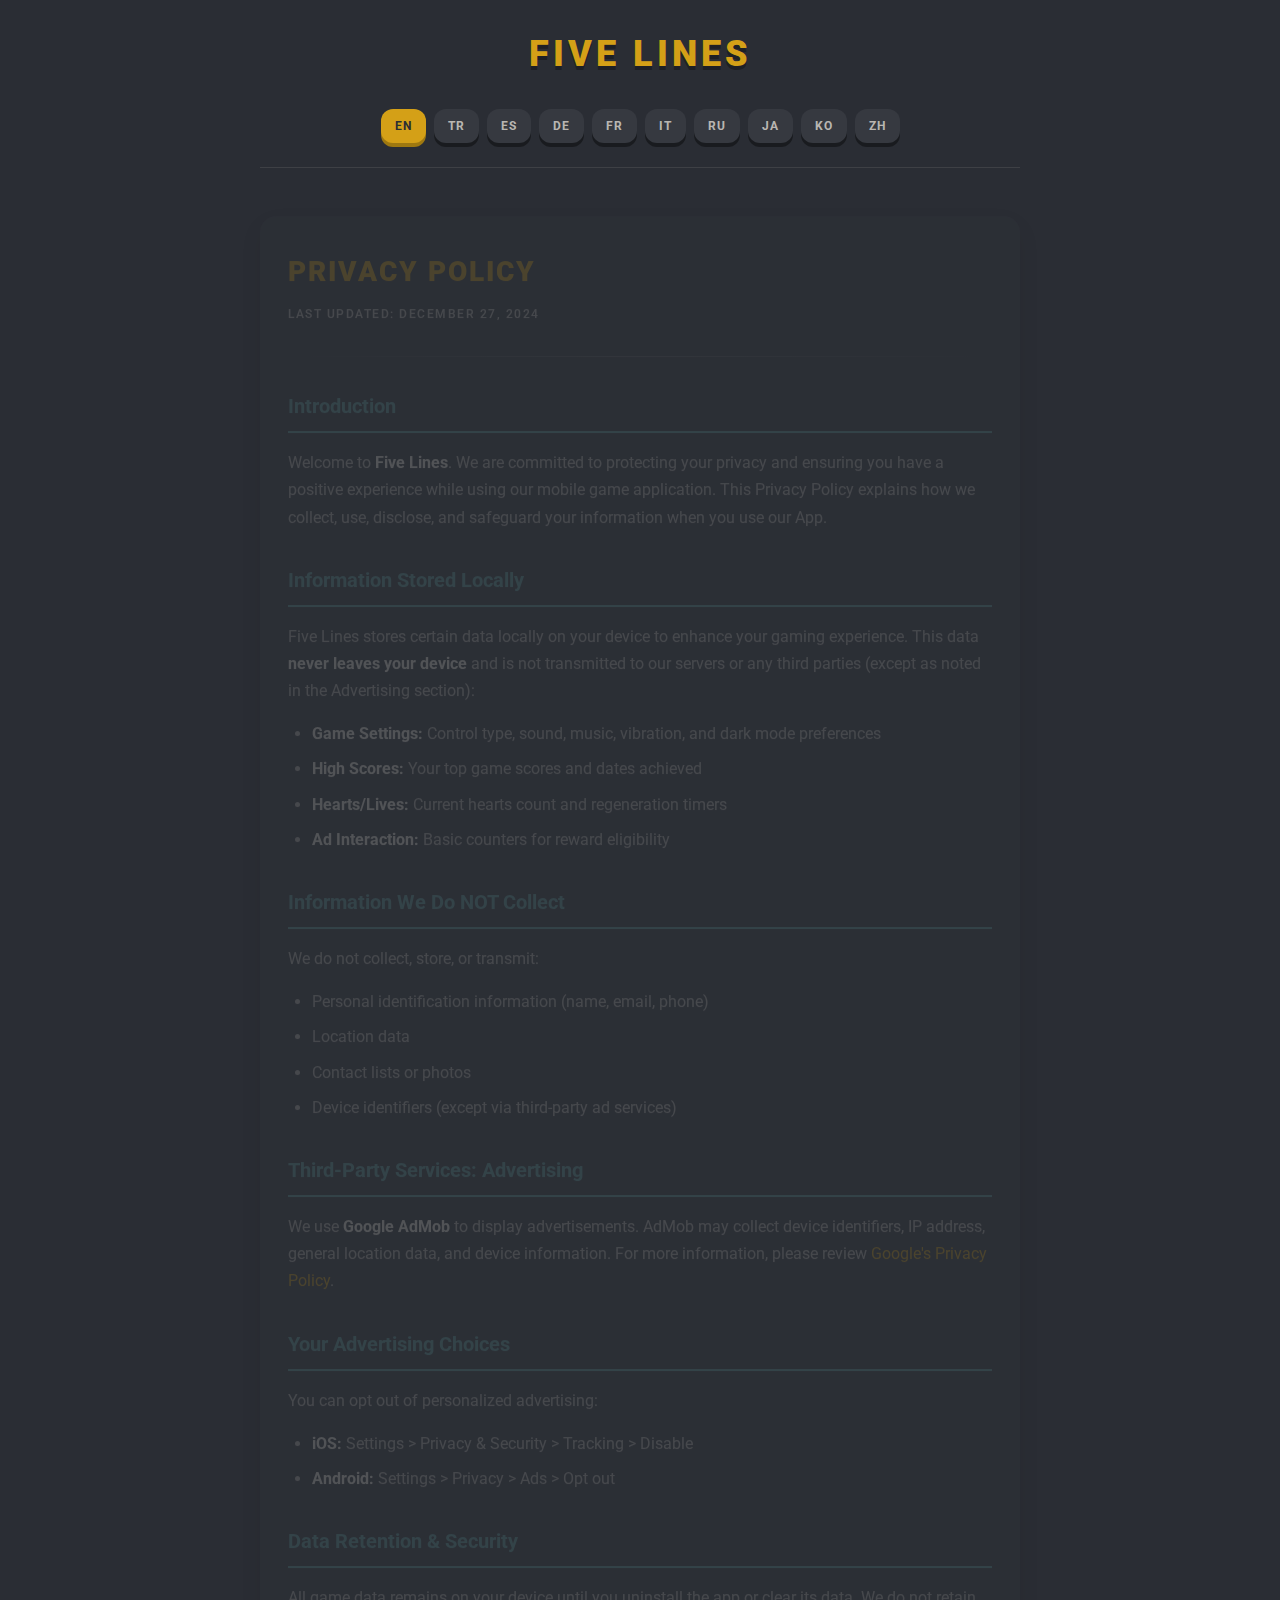
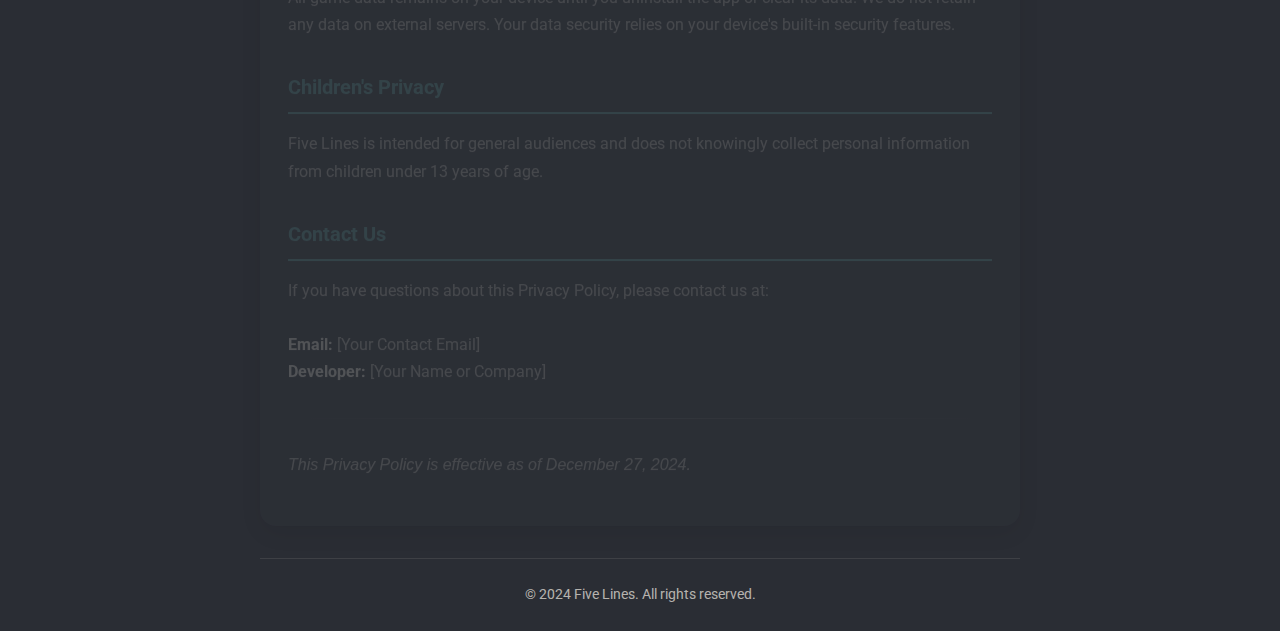
<file: index.html>
<!DOCTYPE html>
<html lang="en">

<head>
    <meta charset="UTF-8">
    <meta name="viewport" content="width=device-width, initial-scale=1.0">
    <title>Five Lines</title>
    <meta http-equiv="refresh" content="0; url=privacy.html">
    <link rel="canonical" href="privacy.html">
</head>

<body>
    <p>Redirecting to <a href="privacy.html">Privacy Policy</a>...</p>
</body>

</html>
</file>
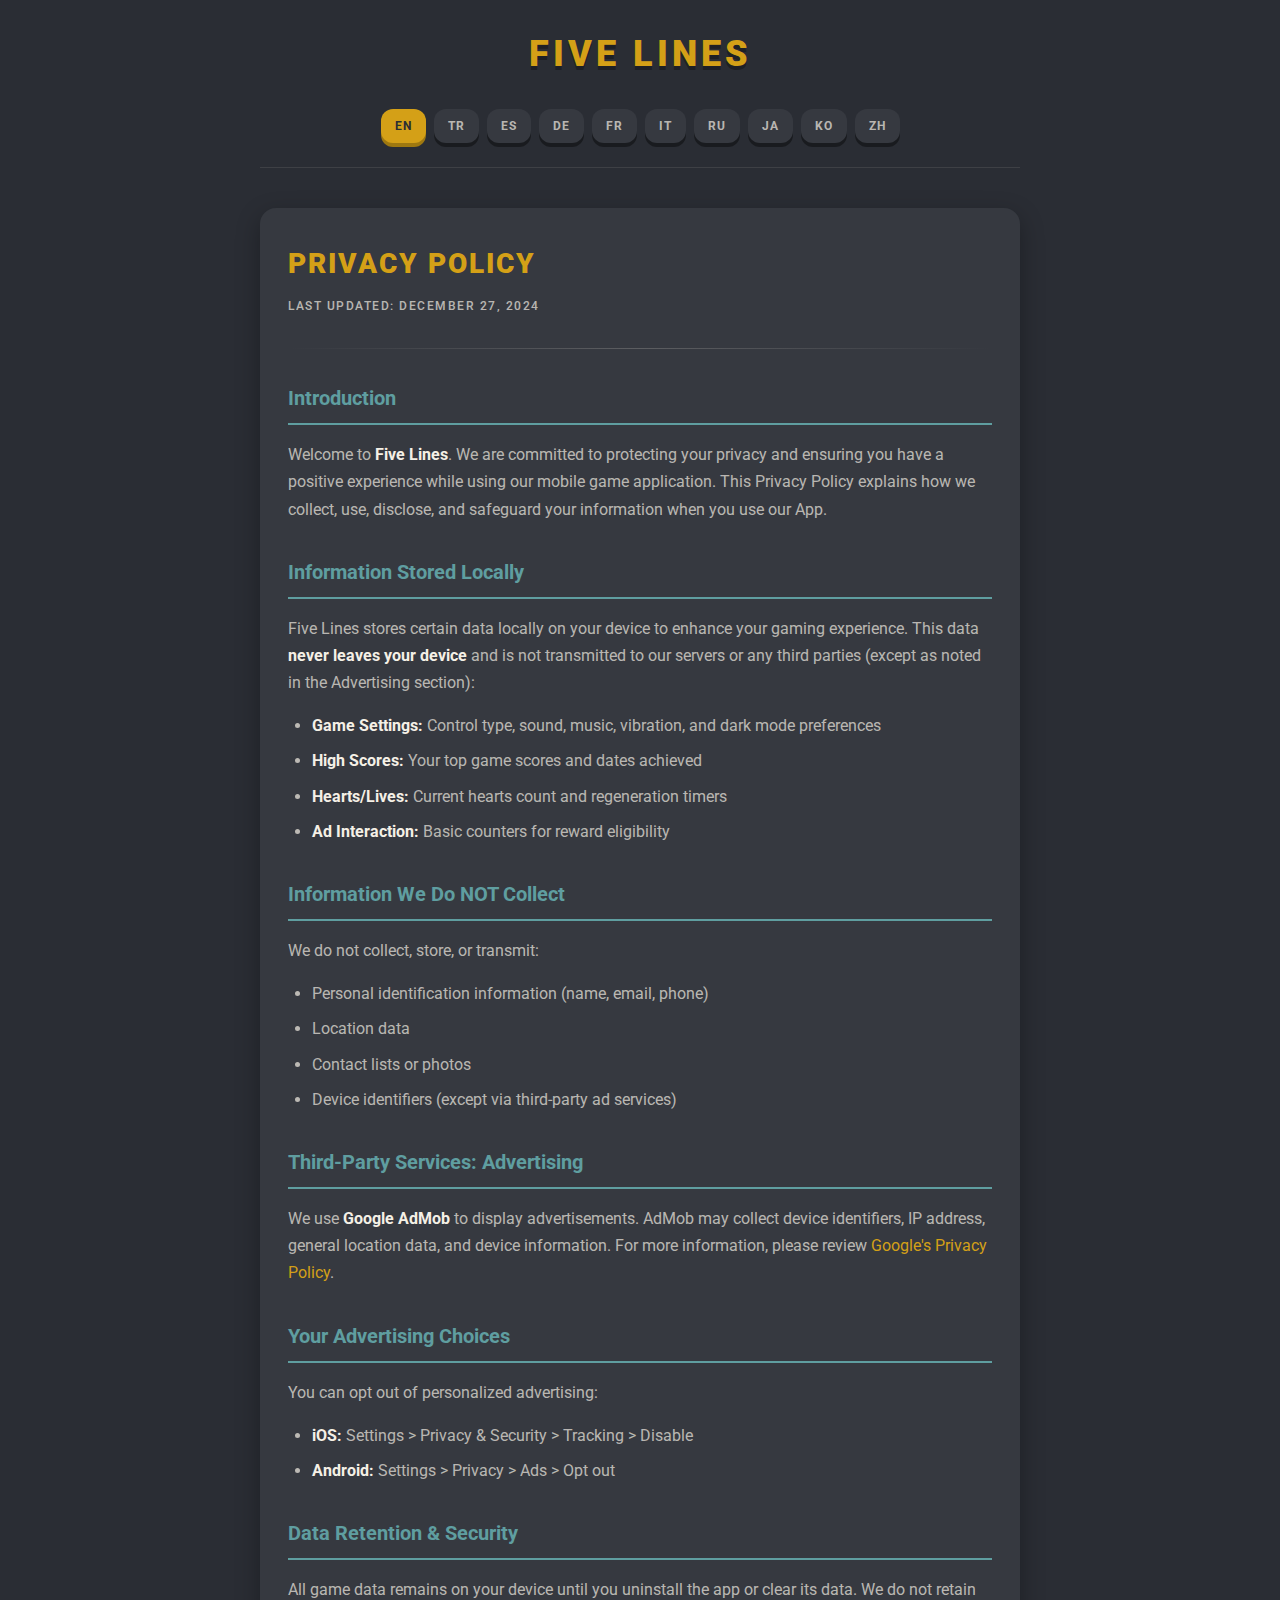
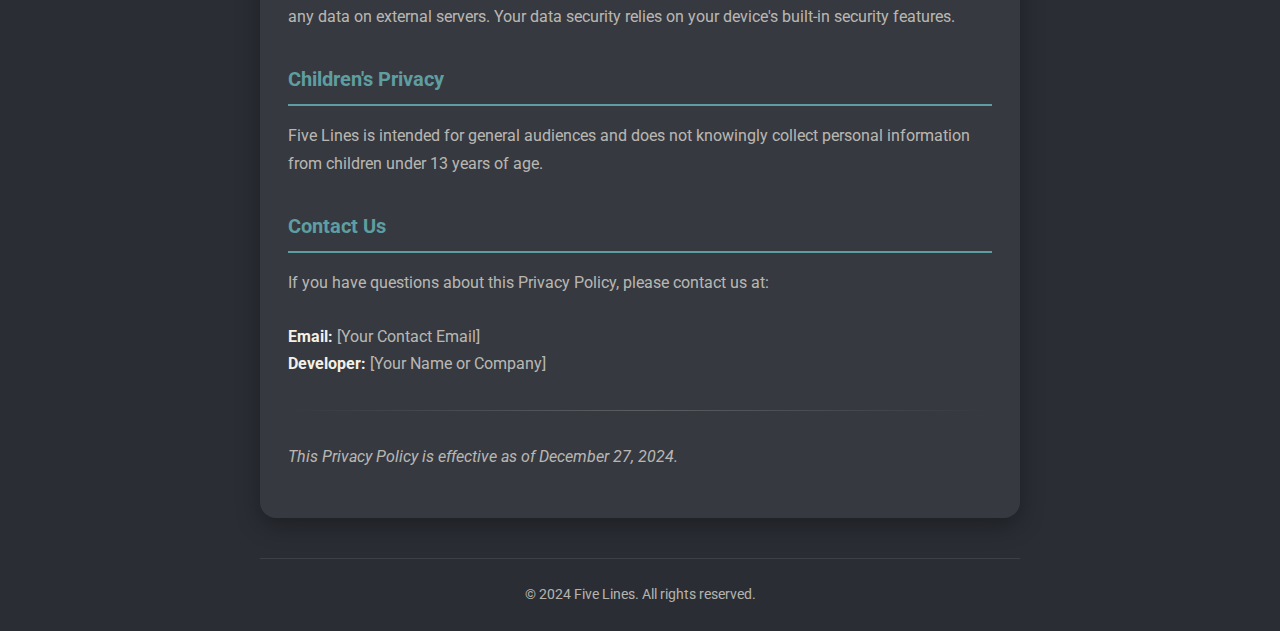
<file: privacy.html>
<!DOCTYPE html>
<html lang="en">
<head>
    <meta charset="UTF-8">
    <meta name="viewport" content="width=device-width, initial-scale=1.0">
    <title>Privacy Policy - Five Lines</title>
    <meta name="description" content="Privacy Policy for Five Lines mobile game application">
    <link href="https://fonts.googleapis.com/css2?family=Roboto:wght@400;500;700;900&display=swap" rel="stylesheet">
    <link rel="stylesheet" href="privacy.css">
</head>
<body>
    <div class="container">
        <header>
            <h1 class="logo">FIVE LINES</h1>
            <div class="language-selector">
                <button class="lang-btn active" data-lang="en">EN</button>
                <button class="lang-btn" data-lang="tr">TR</button>
                <button class="lang-btn" data-lang="es">ES</button>
                <button class="lang-btn" data-lang="de">DE</button>
                <button class="lang-btn" data-lang="fr">FR</button>
                <button class="lang-btn" data-lang="it">IT</button>
                <button class="lang-btn" data-lang="ru">RU</button>
                <button class="lang-btn" data-lang="ja">JA</button>
                <button class="lang-btn" data-lang="ko">KO</button>
                <button class="lang-btn" data-lang="zh">ZH</button>
            </div>
        </header>
        <main id="content"></main>
        <footer>
            <p>&copy; 2024 Five Lines. All rights reserved.</p>
        </footer>
    </div>
    <script src="privacy.js"></script>
</body>
</html>
</file>
<file: privacy.css>
:root {
    /* Muted Bauhaus Colors */
    --primary-cool: #2C3E50;
    --primary-warm: #A0522D;
    --accent-mustard: #D4A017;
    --accent-teal: #5F9EA0;
    --accent-sage: #8FBC8F;
    --accent-terracotta: #CD853F;
    
    /* Dark Mode */
    --bg-dark: #2A2D34;
    --bg-dark-elevated: #363940;
    --text-dark-primary: #F5F0E6;
    --text-dark-secondary: rgba(245, 240, 230, 0.7);
    
    /* Light Mode */
    --bg-light: #FAF8F3;
    --bg-light-elevated: #FFFFFF;
    --text-light-primary: #2A2D34;
    --text-light-secondary: rgba(42, 45, 52, 0.7);
    
    /* Shared */
    --radius-card: 16px;
    --radius-button: 12px;
    --shadow-depth: 4px;
    --transition-fast: 80ms;
    --transition-normal: 200ms;
}

* {
    margin: 0;
    padding: 0;
    box-sizing: border-box;
}

body {
    font-family: 'Roboto', sans-serif;
    background-color: var(--bg-dark);
    color: var(--text-dark-primary);
    line-height: 1.7;
    min-height: 100vh;
    transition: background-color var(--transition-normal), color var(--transition-normal);
}

.container {
    max-width: 800px;
    margin: 0 auto;
    padding: 24px 20px;
}

/* Header */
header {
    text-align: center;
    margin-bottom: 40px;
    padding-bottom: 24px;
    border-bottom: 1px solid rgba(245, 240, 230, 0.1);
}

.logo {
    font-size: 36px;
    font-weight: 900;
    letter-spacing: 4px;
    color: var(--accent-mustard);
    margin-bottom: 24px;
    text-shadow: 0 var(--shadow-depth) 0 rgba(0, 0, 0, 0.3);
}

/* Language Selector */
.language-selector {
    display: flex;
    flex-wrap: wrap;
    justify-content: center;
    gap: 8px;
}

.lang-btn {
    font-family: 'Roboto', sans-serif;
    font-size: 12px;
    font-weight: 700;
    letter-spacing: 1px;
    padding: 10px 14px;
    border: none;
    border-radius: var(--radius-button);
    background-color: var(--bg-dark-elevated);
    color: var(--text-dark-secondary);
    cursor: pointer;
    position: relative;
    transition: all var(--transition-fast);
    box-shadow: 0 var(--shadow-depth) 0 rgba(0, 0, 0, 0.4);
    transform: translateY(0);
}

.lang-btn:hover {
    background-color: var(--primary-cool);
    color: var(--text-dark-primary);
}

.lang-btn:active {
    transform: translateY(var(--shadow-depth));
    box-shadow: 0 0 0 rgba(0, 0, 0, 0.4);
}

.lang-btn.active {
    background-color: var(--accent-mustard);
    color: var(--bg-dark);
    box-shadow: 0 var(--shadow-depth) 0 #9e7810;
}

/* Main Content */
main {
    background-color: var(--bg-dark-elevated);
    border-radius: var(--radius-card);
    padding: 32px 28px;
    box-shadow: 0 8px 24px rgba(0, 0, 0, 0.3);
    animation: fadeIn 0.4s ease-out;
}

@keyframes fadeIn {
    from { opacity: 0; transform: translateY(10px); }
    to { opacity: 1; transform: translateY(0); }
}

/* Typography */
main h1 {
    font-size: 28px;
    font-weight: 900;
    letter-spacing: 2px;
    color: var(--accent-mustard);
    margin-bottom: 8px;
    text-transform: uppercase;
}

main h2 {
    font-size: 20px;
    font-weight: 700;
    color: var(--accent-teal);
    margin: 32px 0 16px 0;
    padding-bottom: 8px;
    border-bottom: 2px solid var(--accent-teal);
}

main h3 {
    font-size: 16px;
    font-weight: 700;
    color: var(--accent-sage);
    margin: 24px 0 12px 0;
}

main h4 {
    font-size: 14px;
    font-weight: 700;
    color: var(--accent-terracotta);
    margin: 20px 0 10px 0;
}

main p {
    margin-bottom: 16px;
    color: var(--text-dark-secondary);
}

main strong {
    color: var(--text-dark-primary);
    font-weight: 700;
}

main ul, main ol {
    margin: 12px 0 20px 24px;
    color: var(--text-dark-secondary);
}

main li {
    margin-bottom: 8px;
}

main a {
    color: var(--accent-mustard);
    text-decoration: none;
    border-bottom: 1px solid transparent;
    transition: border-color var(--transition-normal);
}

main a:hover {
    border-bottom-color: var(--accent-mustard);
}

main hr {
    border: none;
    height: 1px;
    background: linear-gradient(90deg, transparent, rgba(245, 240, 230, 0.2), transparent);
    margin: 32px 0;
}

.update-date {
    font-size: 12px;
    font-weight: 500;
    letter-spacing: 1.5px;
    text-transform: uppercase;
    color: var(--text-dark-secondary);
    margin-bottom: 24px;
}

/* Footer */
footer {
    text-align: center;
    margin-top: 40px;
    padding-top: 24px;
    border-top: 1px solid rgba(245, 240, 230, 0.1);
    color: var(--text-dark-secondary);
    font-size: 14px;
}

/* Responsive */
@media (max-width: 600px) {
    .container { padding: 16px 12px; }
    main { padding: 24px 20px; }
    .logo { font-size: 28px; letter-spacing: 3px; }
    main h1 { font-size: 22px; }
    main h2 { font-size: 18px; }
    .lang-btn { padding: 8px 10px; font-size: 11px; }
}
</file>
